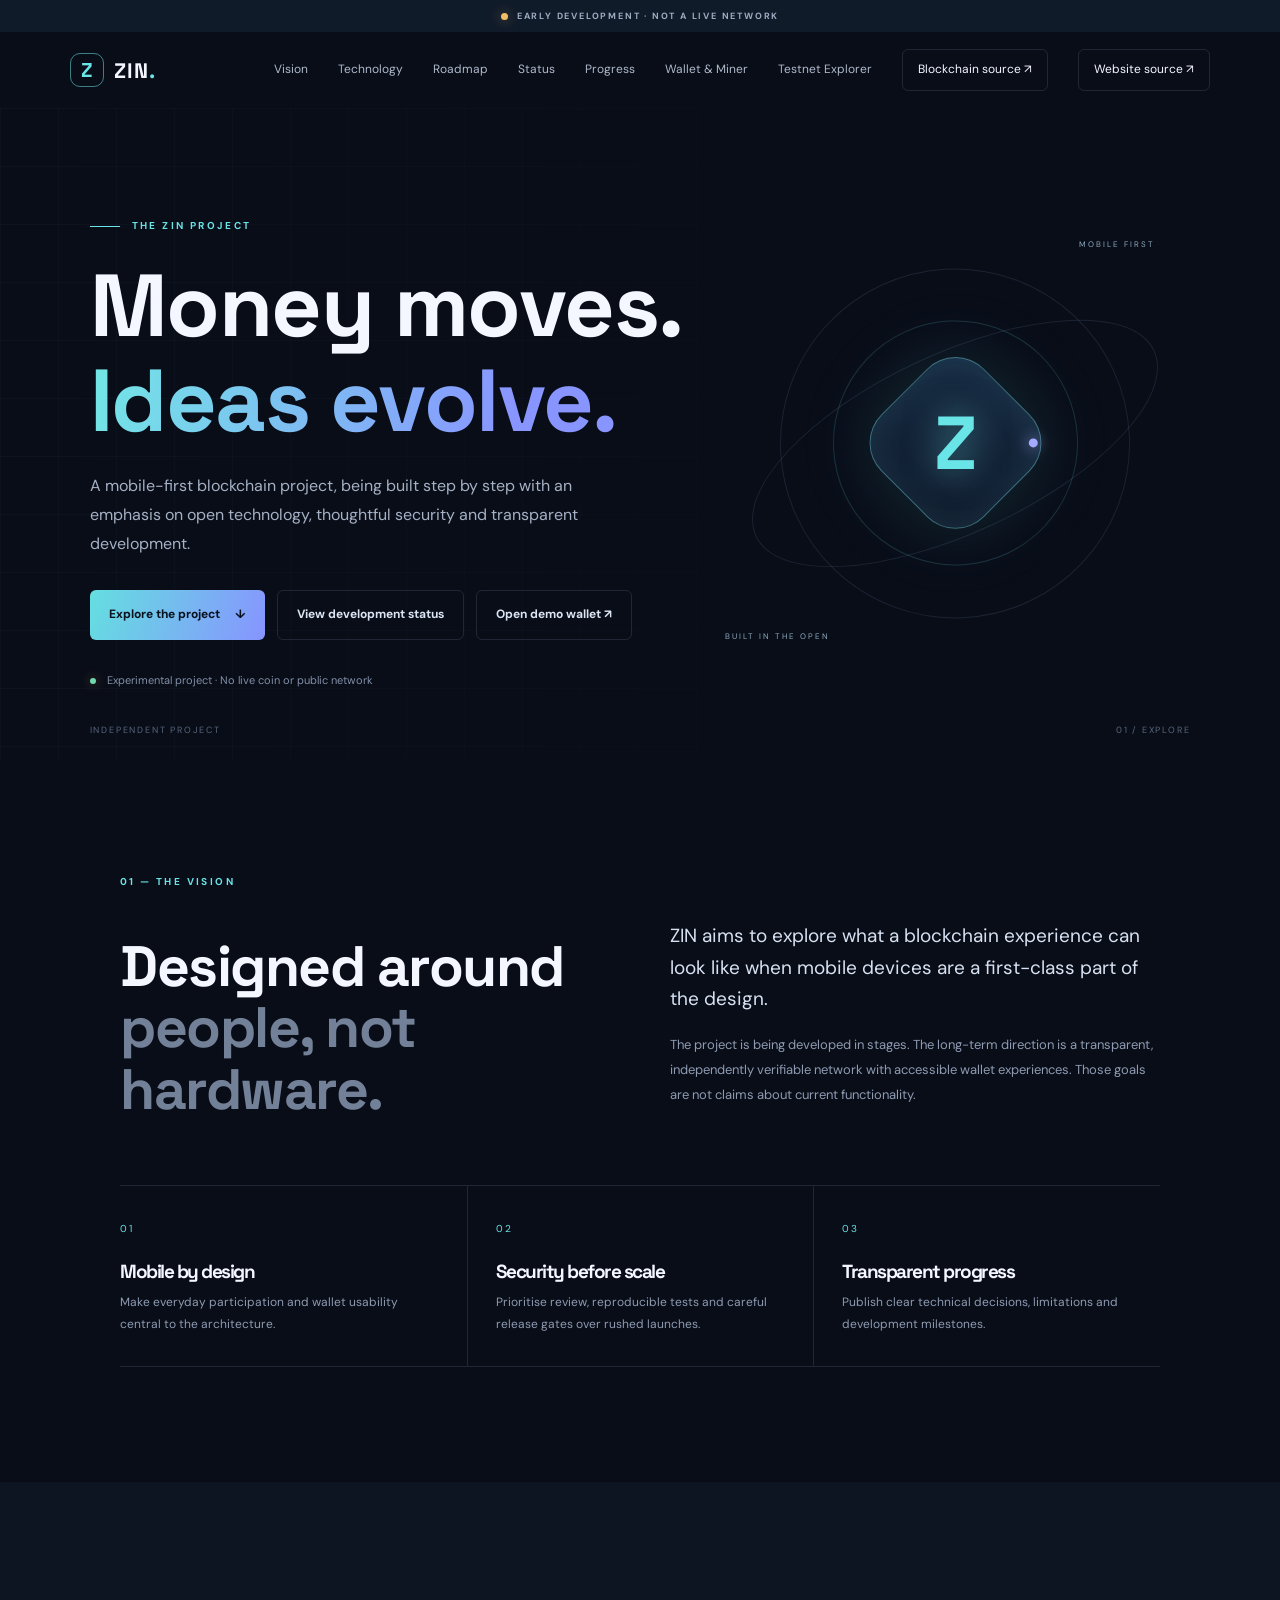
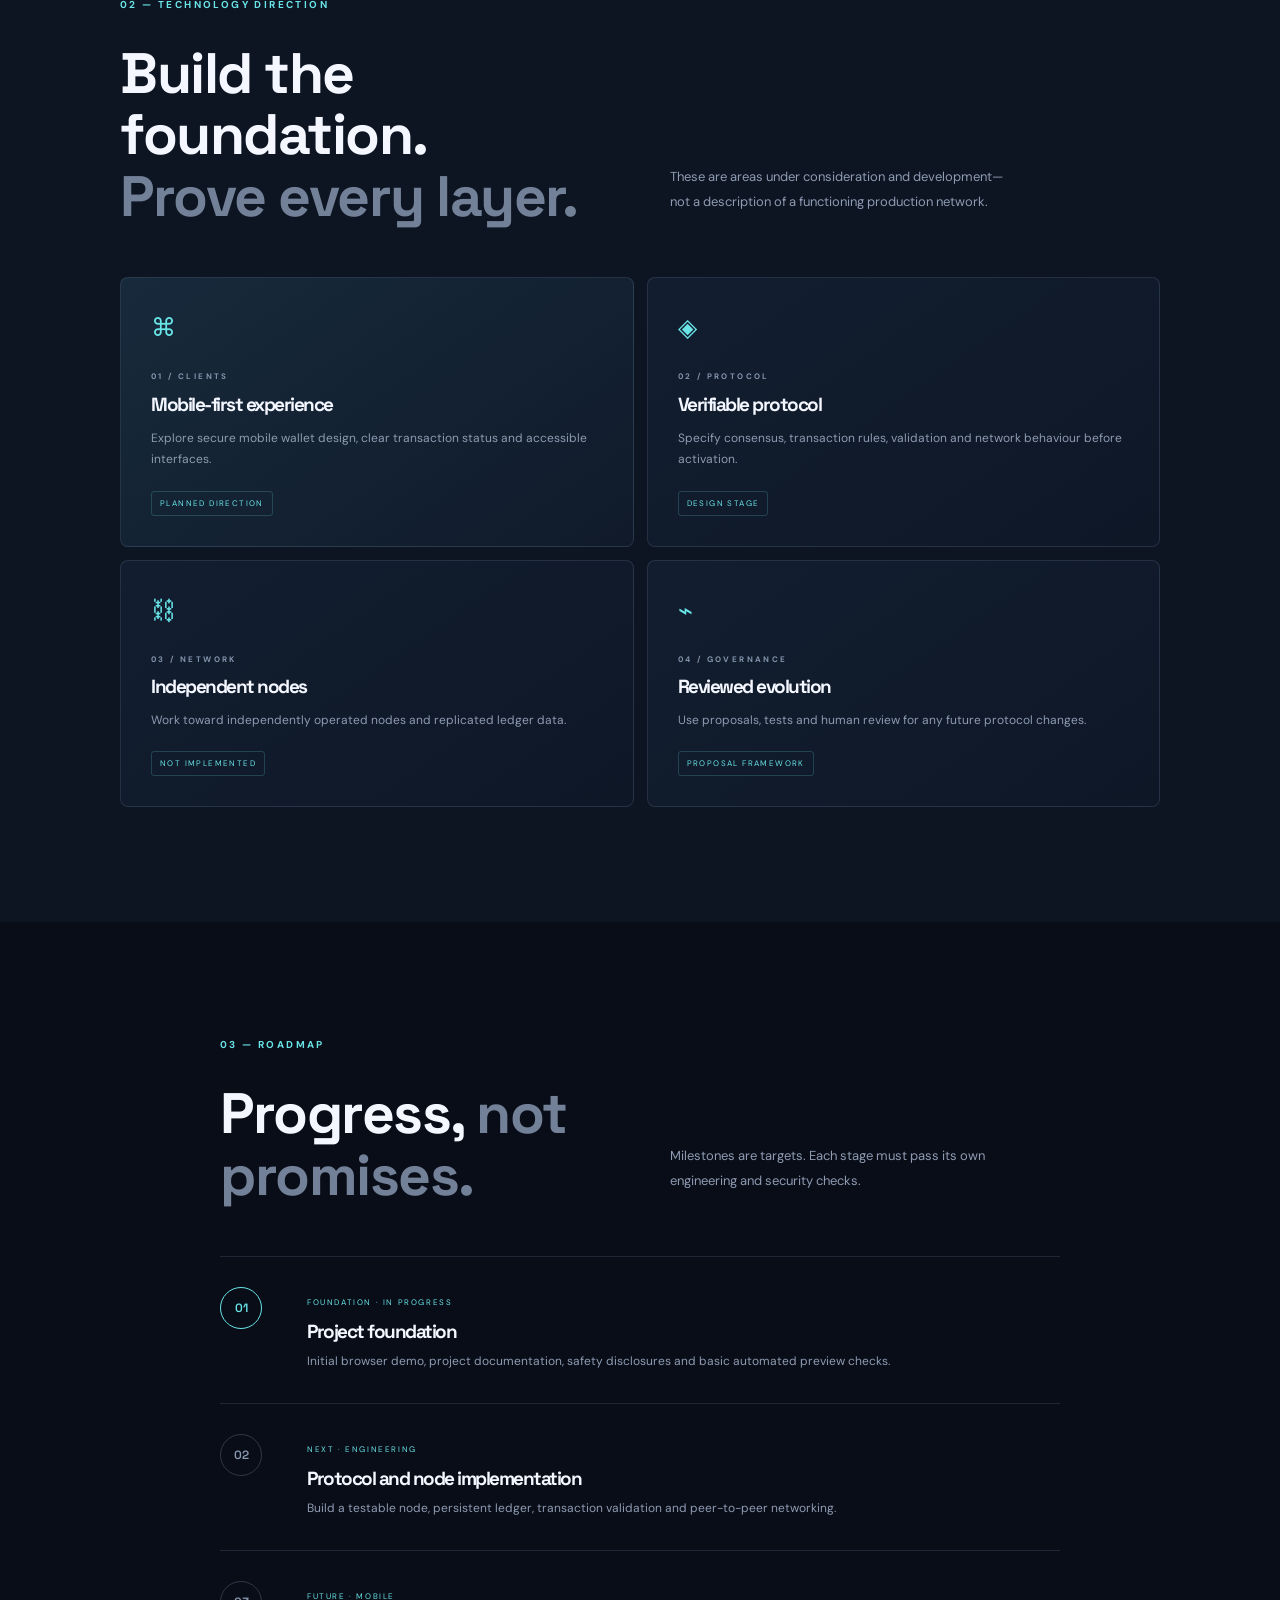
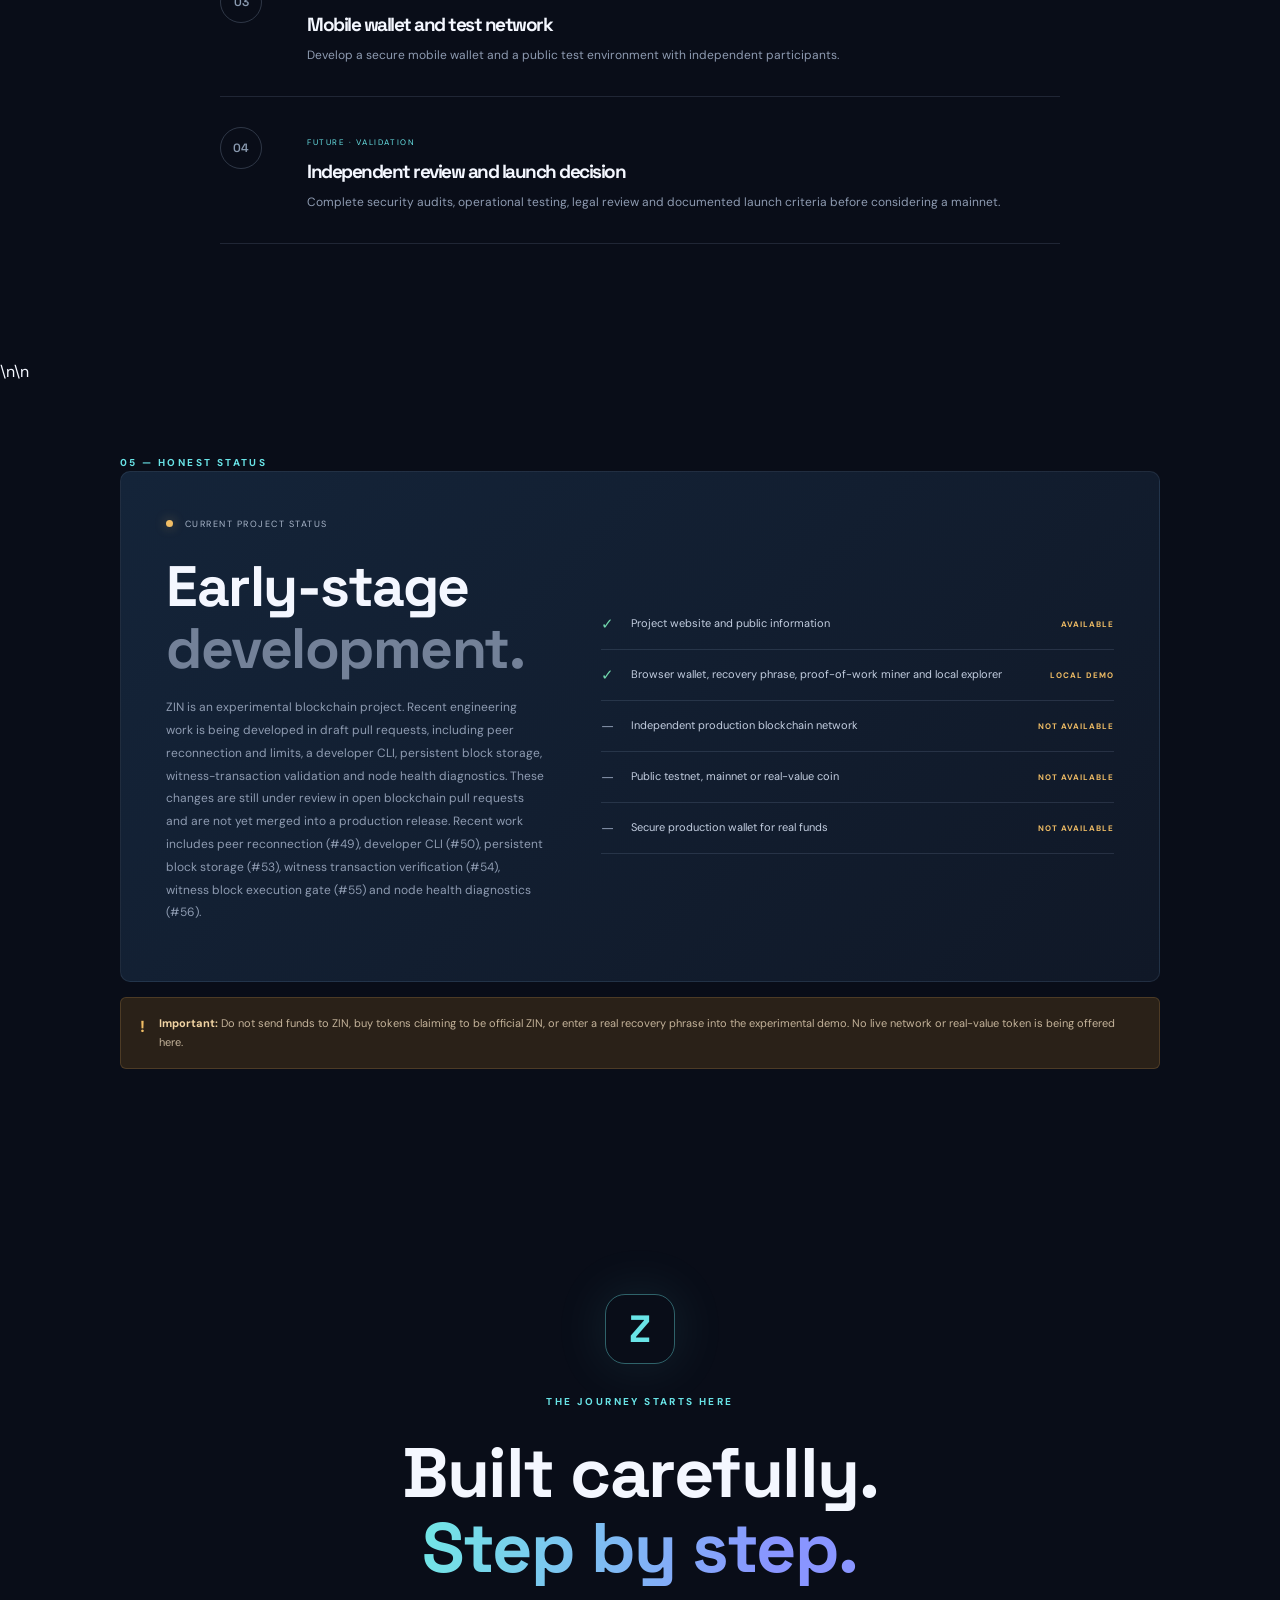
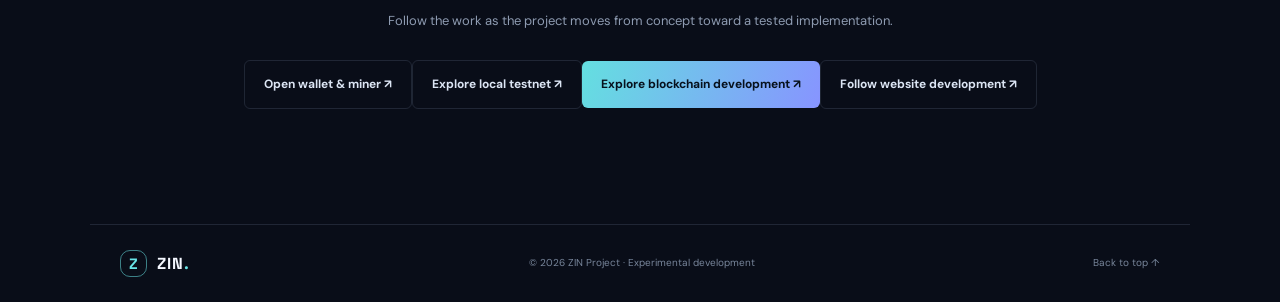
<file: index.html>
<!doctype html>
<html lang="en">
<head>
  <meta charset="utf-8">
  <meta name="viewport" content="width=device-width, initial-scale=1">
  <meta name="theme-color" content="#090d18">
  <meta name="description" content="ZIN is an experimental, mobile-first blockchain project. Explore its vision, proposed protocol direction, roadmap and development status.">
  <link rel="canonical" href="https://selvaganapathir.github.io/Zin-website/">
  <meta property="og:type" content="website">
  <meta property="og:site_name" content="ZIN Project">
  <meta property="og:title" content="ZIN — A mobile-first blockchain project">
  <meta property="og:description" content="Explore the vision, technical direction, roadmap and current development status of the experimental ZIN blockchain project.">
  <meta property="og:url" content="https://selvaganapathir.github.io/Zin-website/">
  <meta name="twitter:card" content="summary">
  <meta name="twitter:title" content="ZIN — A mobile-first blockchain project">
  <meta name="twitter:description" content="An experimental, mobile-first blockchain project built step by step with transparent development.">
  <script type="application/ld+json">
  {
    "@context": "https://schema.org",
    "@type": "WebSite",
    "name": "ZIN Project",
    "url": "https://selvaganapathir.github.io/Zin-website/",
    "description": "An experimental, mobile-first blockchain project. Explore its vision, technical direction, roadmap and development status."
  }
  </script>
  <title>ZIN — A mobile-first blockchain project</title>
  <link rel="icon" href="assets/favicon.svg" type="image/svg+xml">
  <link rel="preconnect" href="https://fonts.googleapis.com">
  <link rel="preconnect" href="https://fonts.gstatic.com" crossorigin>
  <link href="https://fonts.googleapis.com/css2?family=DM+Sans:wght@400;500;600;700&family=Space+Grotesk:wght@400;500;600;700&display=swap" rel="stylesheet">
  <link rel="stylesheet" href="styles.css">
</head>
<body>
  <div class="announcement"><span class="pulse"></span> EARLY DEVELOPMENT · NOT A LIVE NETWORK</div>
  <header class="site-header">
    <a class="brand" href="#home" aria-label="ZIN home"><span class="brand-mark">Z</span><span>ZIN<span class="brand-dot">.</span></span></a>
    <button class="menu-toggle" aria-label="Toggle navigation" aria-expanded="false">☰</button>
    <nav class="nav" aria-label="Main navigation">
      <a href="#vision">Vision</a><a href="#technology">Technology</a><a href="#roadmap">Roadmap</a><a href="#status">Status</a><a href="progress.html">Progress</a><a href="wallet.html">Wallet & Miner</a><a href="testnet.html">Testnet Explorer</a>
      <a class="nav-cta" href="https://github.com/selvaganapathir/zin-blockchain" target="_blank" rel="noopener">Blockchain source ↗</a><a class="nav-cta" href="https://github.com/selvaganapathir/Zin-website" target="_blank" rel="noopener">Website source ↗</a>
    </nav>
  </header>

  <main>
    <section class="hero" id="home">
      <div class="hero-grid"></div>
      <div class="hero-content">
        <div class="eyebrow"><span class="eyebrow-line"></span> THE ZIN PROJECT</div>
        <h1>Money moves.<br><span class="gradient-text">Ideas evolve.</span></h1>
        <p class="hero-copy">A mobile-first blockchain project, being built step by step with an emphasis on open technology, thoughtful security and transparent development.</p>
        <div class="hero-actions"><a class="button button-primary" href="#vision">Explore the project <span>↓</span></a><a class="button button-ghost" href="#status">View development status</a><a class="button button-ghost" href="wallet.html">Open demo wallet ↗</a></div>
        <div class="hero-note"><span class="status-dot"></span> Experimental project · No live coin or public network</div>
      </div>
      <div class="hero-art" aria-hidden="true">
        <div class="orbit orbit-one"></div><div class="orbit orbit-two"></div><div class="orbit orbit-three"></div>
        <div class="core"><span>Z</span><i></i></div>
        <div class="orbit-label label-top">MOBILE FIRST</div><div class="orbit-label label-bottom">BUILT IN THE OPEN</div>
      </div>
      <div class="hero-bottom"><span>INDEPENDENT PROJECT</span><span>01 / EXPLORE</span></div>
    </section>

    <section class="intro section" id="vision">
      <div class="section-kicker">01 — THE VISION</div>
      <div class="intro-layout"><h2>Designed around<br><span class="muted">people, not hardware.</span></h2><div><p class="lead">ZIN aims to explore what a blockchain experience can look like when mobile devices are a first-class part of the design.</p><p class="body-copy">The project is being developed in stages. The long-term direction is a transparent, independently verifiable network with accessible wallet experiences. Those goals are not claims about current functionality.</p></div></div>
      <div class="principles">
        <article class="principle"><span class="number">01</span><h3>Mobile by design</h3><p>Make everyday participation and wallet usability central to the architecture.</p></article>
        <article class="principle"><span class="number">02</span><h3>Security before scale</h3><p>Prioritise review, reproducible tests and careful release gates over rushed launches.</p></article>
        <article class="principle"><span class="number">03</span><h3>Transparent progress</h3><p>Publish clear technical decisions, limitations and development milestones.</p></article>
      </div>
    </section>

    <section class="technology section" id="technology">
      <div class="section-kicker">02 — TECHNOLOGY DIRECTION</div>
      <div class="section-heading"><h2>Build the foundation.<br><span class="muted">Prove every layer.</span></h2><p>These are areas under consideration and development—not a description of a functioning production network.</p></div>
      <div class="tech-grid">
        <article class="tech-card tech-feature"><div class="card-icon">⌘</div><div class="card-tag">01 / CLIENTS</div><h3>Mobile-first experience</h3><p>Explore secure mobile wallet design, clear transaction status and accessible interfaces.</p><span class="card-status">PLANNED DIRECTION</span></article>
        <article class="tech-card"><div class="card-icon">◈</div><div class="card-tag">02 / PROTOCOL</div><h3>Verifiable protocol</h3><p>Specify consensus, transaction rules, validation and network behaviour before activation.</p><span class="card-status">DESIGN STAGE</span></article>
        <article class="tech-card"><div class="card-icon">⛓</div><div class="card-tag">03 / NETWORK</div><h3>Independent nodes</h3><p>Work toward independently operated nodes and replicated ledger data.</p><span class="card-status">NOT IMPLEMENTED</span></article>
        <article class="tech-card"><div class="card-icon">⌁</div><div class="card-tag">04 / GOVERNANCE</div><h3>Reviewed evolution</h3><p>Use proposals, tests and human review for any future protocol changes.</p><span class="card-status">PROPOSAL FRAMEWORK</span></article>
      </div>
    </section>

    <section class="roadmap section" id="roadmap">
      <div class="section-kicker">03 — ROADMAP</div>
      <div class="section-heading"><h2>Progress, <span class="muted">not promises.</span></h2><p>Milestones are targets. Each stage must pass its own engineering and security checks.</p></div>
      <div class="timeline">
        <article class="milestone done"><div class="milestone-marker">01</div><div class="milestone-content"><span class="milestone-state">FOUNDATION · IN PROGRESS</span><h3>Project foundation</h3><p>Initial browser demo, project documentation, safety disclosures and basic automated preview checks.</p></div></article>
        <article class="milestone"><div class="milestone-marker">02</div><div class="milestone-content"><span class="milestone-state">NEXT · ENGINEERING</span><h3>Protocol and node implementation</h3><p>Build a testable node, persistent ledger, transaction validation and peer-to-peer networking.</p></div></article>
        <article class="milestone"><div class="milestone-marker">03</div><div class="milestone-content"><span class="milestone-state">FUTURE · MOBILE</span><h3>Mobile wallet and test network</h3><p>Develop a secure mobile wallet and a public test environment with independent participants.</p></div></article>
        <article class="milestone"><div class="milestone-marker">04</div><div class="milestone-content"><span class="milestone-state">FUTURE · VALIDATION</span><h3>Independent review and launch decision</h3><p>Complete security audits, operational testing, legal review and documented launch criteria before considering a mainnet.</p></div></article>
      </div>
    </section>\n\n    <section class="status-section section" id="status">
      <div class="section-kicker">05 — HONEST STATUS</div>
      <div class="status-panel"><div><div class="status-label"><span class="status-dot"></span> CURRENT PROJECT STATUS</div><h2>Early-stage<br><span class="muted">development.</span></h2><p>ZIN is an experimental blockchain project. Recent engineering work is being developed in draft pull requests, including peer reconnection and limits, a developer CLI, persistent block storage, witness-transaction validation and node health diagnostics. These changes are still under review in <a href="https://github.com/selvaganapathir/zin-blockchain/pulls" target="_blank" rel="noopener">open blockchain pull requests</a> and are not yet merged into a production release. Recent work includes <a href="https://github.com/selvaganapathir/zin-blockchain/pull/49">peer reconnection (#49)</a>, <a href="https://github.com/selvaganapathir/zin-blockchain/pull/50">developer CLI (#50)</a>, <a href="https://github.com/selvaganapathir/zin-blockchain/pull/53">persistent block storage (#53)</a>, <a href="https://github.com/selvaganapathir/zin-blockchain/pull/54">witness transaction verification (#54)</a>, <a href="https://github.com/selvaganapathir/zin-blockchain/pull/55">witness block execution gate (#55)</a> and <a href="https://github.com/selvaganapathir/zin-blockchain/pull/56">node health diagnostics (#56)</a>.</p></div><div class="status-list"><div><span class="status-icon yes">✓</span><span>Project website and public information</span><b>AVAILABLE</b></div><div><span class="status-icon yes">✓</span><span>Browser wallet, recovery phrase, proof-of-work miner and local explorer</span><b>LOCAL DEMO</b></div><div><span class="status-icon no">—</span><span>Independent production blockchain network</span><b>NOT AVAILABLE</b></div><div><span class="status-icon no">—</span><span>Public testnet, mainnet or real-value coin</span><b>NOT AVAILABLE</b></div><div><span class="status-icon no">—</span><span>Secure production wallet for real funds</span><b>NOT AVAILABLE</b></div></div></div>
      <div class="warning"><span>!</span><p><strong>Important:</strong> Do not send funds to ZIN, buy tokens claiming to be official ZIN, or enter a real recovery phrase into the experimental demo. No live network or real-value token is being offered here.</p></div>
    </section>

    <section class="closing section"><div class="closing-orb">Z</div><div class="section-kicker">THE JOURNEY STARTS HERE</div><h2>Built carefully.<br><span class="gradient-text">Step by step.</span></h2><p>Follow the work as the project moves from concept toward a tested implementation.</p><a class="button button-ghost" href="wallet.html">Open wallet & miner ↗</a><a class="button button-ghost" href="testnet.html">Explore local testnet ↗</a><a class="button button-primary" href="https://github.com/selvaganapathir/zin-blockchain" target="_blank" rel="noopener">Explore blockchain development ↗</a><a class="button button-ghost" href="https://github.com/selvaganapathir/Zin-website" target="_blank" rel="noopener">Follow website development ↗</a></section>
  </main>
  <footer class="footer"><a class="brand" href="#home"><span class="brand-mark">Z</span><span>ZIN<span class="brand-dot">.</span></span></a><span>© <span id="year"></span> ZIN Project · Experimental development</span><a href="#home">Back to top ↑</a></footer>
  <script src="script.js"></script>
</body>
</html>
</file>
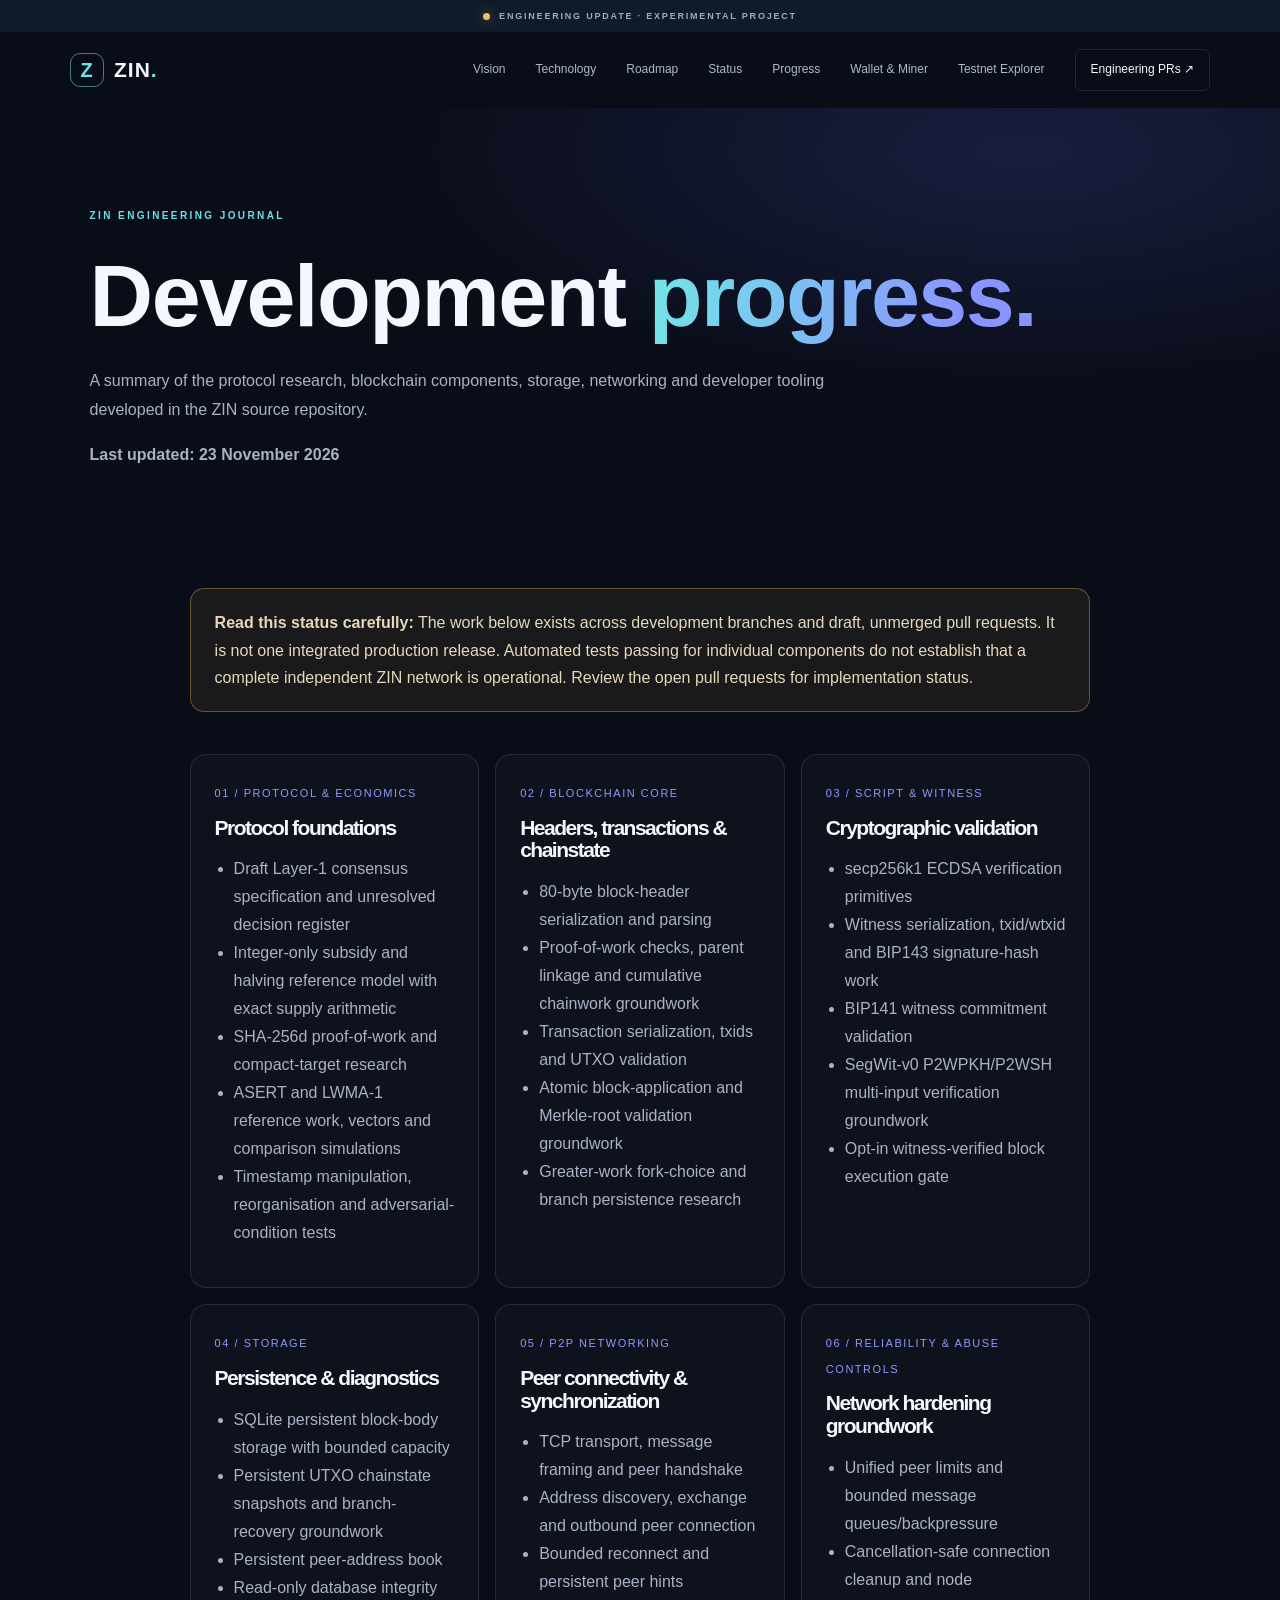
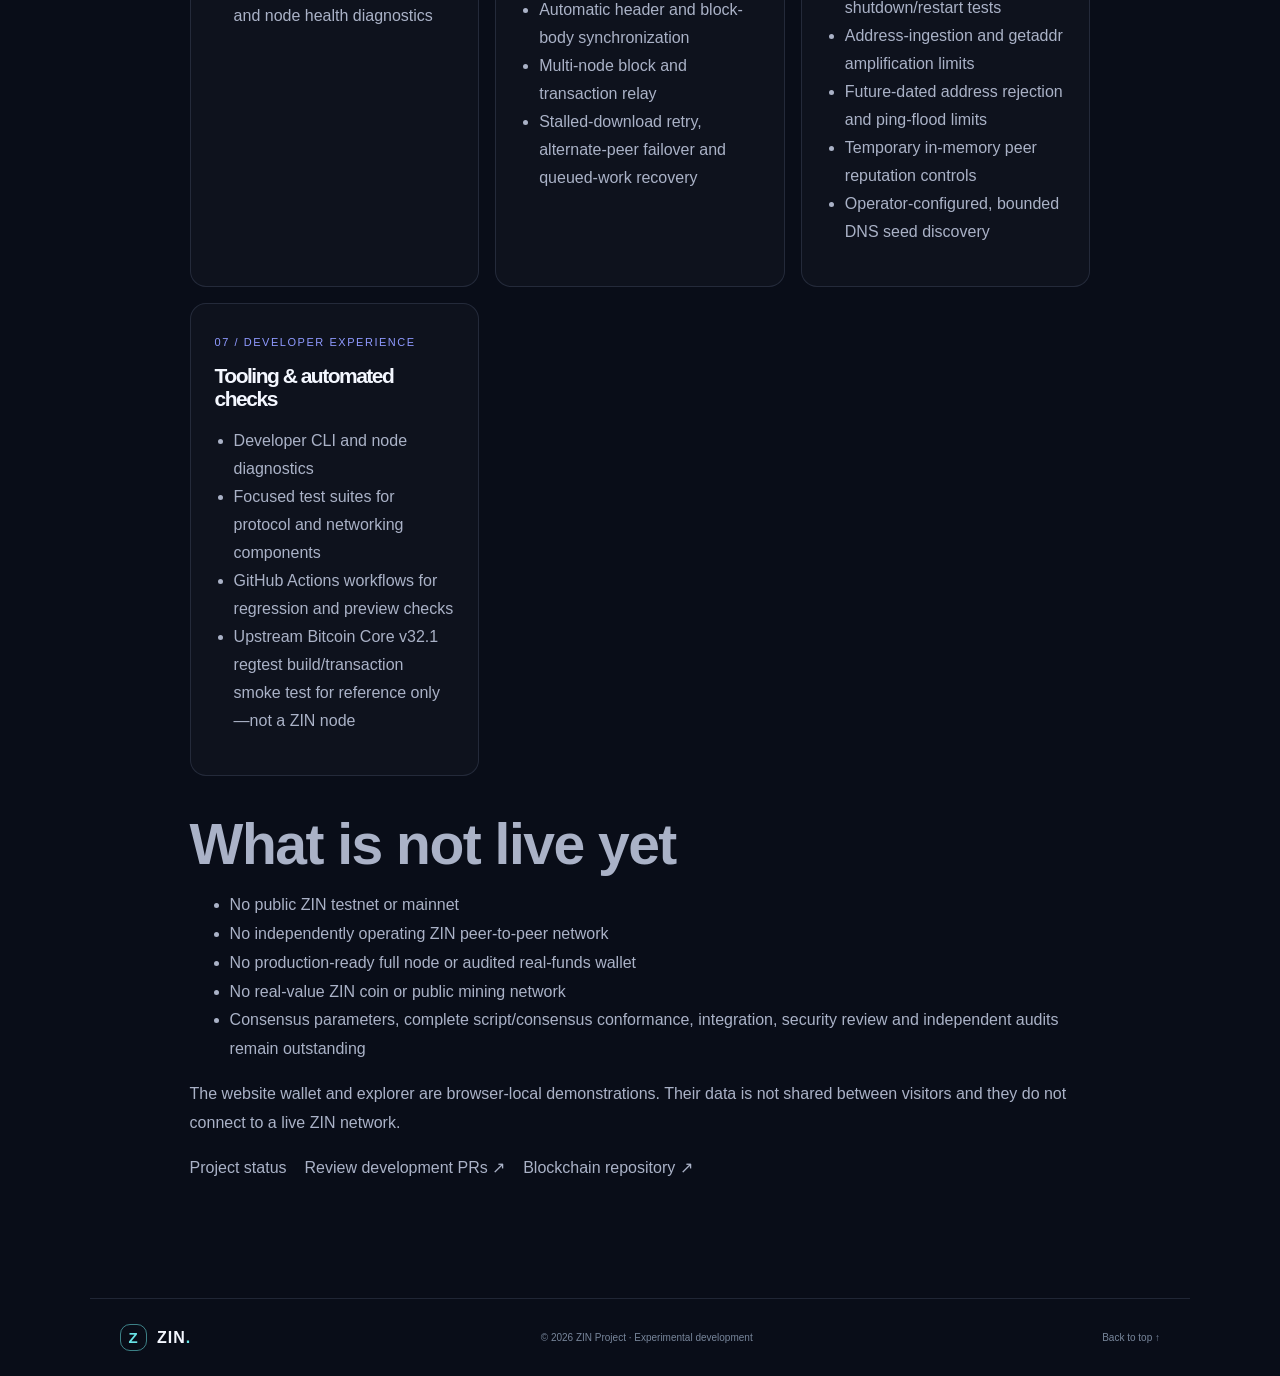
<file: progress.html>
<!doctype html>
<html lang="en">
<head>
  <meta charset="utf-8">
  <meta name="viewport" content="width=device-width, initial-scale=1">
  <meta name="theme-color" content="#090d18">
  <meta name="description" content="A transparent engineering progress report for the experimental ZIN blockchain project.">
  <title>ZIN — Development Progress</title>
  <link rel="icon" href="assets/favicon.svg" type="image/svg+xml">
  <link rel="stylesheet" href="styles.css">
  <style>
    .progress-hero{padding:100px 7vw 55px;background:radial-gradient(ellipse at 80% 10%,rgba(88,95,220,.2),transparent 45%)}
    .progress-wrap{max-width:1080px;margin:auto;padding:20px 7vw 100px}
    .progress-intro{max-width:760px;color:#aab2c7;line-height:1.8}
    .progress-notice{border:1px solid rgba(255,190,90,.35);background:rgba(255,190,90,.07);padding:20px 24px;border-radius:14px;margin:28px 0 42px;color:#e7d8b8;line-height:1.7}
    .progress-grid{display:grid;grid-template-columns:repeat(auto-fit,minmax(270px,1fr));gap:16px}
    .progress-card{border:1px solid rgba(150,165,210,.16);background:rgba(255,255,255,.025);border-radius:16px;padding:24px}
    .progress-card .tag{font-size:11px;letter-spacing:.14em;color:#8f9aff}
    .progress-card h2{font-size:21px;margin:12px 0}
    .progress-card ul{padding-left:19px;color:#aab2c7;line-height:1.75}
    .progress-foot{color:#aab2c7;line-height:1.8;margin-top:38px}
    .progress-links a{margin-right:18px}
    @media(max-width:600px){.progress-hero{padding-top:70px}.progress-card{padding:20px}}
  </style>
</head>
<body>
  <div class="announcement"><span class="pulse"></span> ENGINEERING UPDATE · EXPERIMENTAL PROJECT</div>
  <header class="site-header">
    <a class="brand" href="index.html"><span class="brand-mark">Z</span><span>ZIN<span class="brand-dot">.</span></span></a>
    <nav class="nav" aria-label="Main navigation">
      <a href="index.html#vision">Vision</a><a href="index.html#technology">Technology</a><a href="index.html#roadmap">Roadmap</a><a href="index.html#status">Status</a><a href="progress.html" aria-current="page">Progress</a><a href="wallet.html">Wallet & Miner</a><a href="testnet.html">Testnet Explorer</a>
      <a class="nav-cta" href="https://github.com/selvaganapathir/zin-blockchain/pulls" target="_blank" rel="noopener">Engineering PRs ↗</a>
    </nav>
  </header>
  <main>
    <section class="progress-hero">
      <div class="section-kicker">ZIN ENGINEERING JOURNAL</div>
      <h1>Development <span class="gradient-text">progress.</span></h1>
      <p class="progress-intro">A summary of the protocol research, blockchain components, storage, networking and developer tooling developed in the ZIN source repository.</p>
      <p class="progress-intro"><strong>Last updated: 23 November 2026</strong></p>
    </section>
    <section class="progress-wrap">
      <div class="progress-notice"><strong>Read this status carefully:</strong> The work below exists across development branches and draft, unmerged pull requests. It is not one integrated production release. Automated tests passing for individual components do not establish that a complete independent ZIN network is operational. Review the <a href="https://github.com/selvaganapathir/zin-blockchain/pulls" target="_blank" rel="noopener">open pull requests</a> for implementation status.</div>
      <div class="progress-grid">
        <article class="progress-card"><span class="tag">01 / PROTOCOL & ECONOMICS</span><h2>Protocol foundations</h2><ul><li>Draft Layer-1 consensus specification and unresolved decision register</li><li>Integer-only subsidy and halving reference model with exact supply arithmetic</li><li>SHA-256d proof-of-work and compact-target research</li><li>ASERT and LWMA-1 reference work, vectors and comparison simulations</li><li>Timestamp manipulation, reorganisation and adversarial-condition tests</li></ul></article>
        <article class="progress-card"><span class="tag">02 / BLOCKCHAIN CORE</span><h2>Headers, transactions & chainstate</h2><ul><li>80-byte block-header serialization and parsing</li><li>Proof-of-work checks, parent linkage and cumulative chainwork groundwork</li><li>Transaction serialization, txids and UTXO validation</li><li>Atomic block-application and Merkle-root validation groundwork</li><li>Greater-work fork-choice and branch persistence research</li></ul></article>
        <article class="progress-card"><span class="tag">03 / SCRIPT & WITNESS</span><h2>Cryptographic validation</h2><ul><li>secp256k1 ECDSA verification primitives</li><li>Witness serialization, txid/wtxid and BIP143 signature-hash work</li><li>BIP141 witness commitment validation</li><li>SegWit-v0 P2WPKH/P2WSH multi-input verification groundwork</li><li>Opt-in witness-verified block execution gate</li></ul></article>
        <article class="progress-card"><span class="tag">04 / STORAGE</span><h2>Persistence & diagnostics</h2><ul><li>SQLite persistent block-body storage with bounded capacity</li><li>Persistent UTXO chainstate snapshots and branch-recovery groundwork</li><li>Persistent peer-address book</li><li>Read-only database integrity and node health diagnostics</li></ul></article>
        <article class="progress-card"><span class="tag">05 / P2P NETWORKING</span><h2>Peer connectivity & synchronization</h2><ul><li>TCP transport, message framing and peer handshake</li><li>Address discovery, exchange and outbound peer connection</li><li>Bounded reconnect and persistent peer hints</li><li>Automatic header and block-body synchronization</li><li>Multi-node block and transaction relay</li><li>Stalled-download retry, alternate-peer failover and queued-work recovery</li></ul></article>
        <article class="progress-card"><span class="tag">06 / RELIABILITY & ABUSE CONTROLS</span><h2>Network hardening groundwork</h2><ul><li>Unified peer limits and bounded message queues/backpressure</li><li>Cancellation-safe connection cleanup and node shutdown/restart tests</li><li>Address-ingestion and getaddr amplification limits</li><li>Future-dated address rejection and ping-flood limits</li><li>Temporary in-memory peer reputation controls</li><li>Operator-configured, bounded DNS seed discovery</li></ul></article>
        <article class="progress-card"><span class="tag">07 / DEVELOPER EXPERIENCE</span><h2>Tooling & automated checks</h2><ul><li>Developer CLI and node diagnostics</li><li>Focused test suites for protocol and networking components</li><li>GitHub Actions workflows for regression and preview checks</li><li>Upstream Bitcoin Core v32.1 regtest build/transaction smoke test for reference only—not a ZIN node</li></ul></article>
      </div>
      <div class="progress-foot">
        <h2>What is not live yet</h2>
        <ul><li>No public ZIN testnet or mainnet</li><li>No independently operating ZIN peer-to-peer network</li><li>No production-ready full node or audited real-funds wallet</li><li>No real-value ZIN coin or public mining network</li><li>Consensus parameters, complete script/consensus conformance, integration, security review and independent audits remain outstanding</li></ul>
        <p>The website wallet and explorer are browser-local demonstrations. Their data is not shared between visitors and they do not connect to a live ZIN network.</p>
        <p class="progress-links"><a href="index.html#status">Project status</a><a href="https://github.com/selvaganapathir/zin-blockchain/pulls" target="_blank" rel="noopener">Review development PRs ↗</a><a href="https://github.com/selvaganapathir/zin-blockchain" target="_blank" rel="noopener">Blockchain repository ↗</a></p>
      </div>
    </section>
  </main>
  <footer class="footer"><a class="brand" href="index.html"><span class="brand-mark">Z</span><span>ZIN<span class="brand-dot">.</span></span></a><span>© <span id="year"></span> ZIN Project · Experimental development</span><a href="#">Back to top ↑</a></footer>
  <script src="script.js"></script>
</body>
</html>
</file>
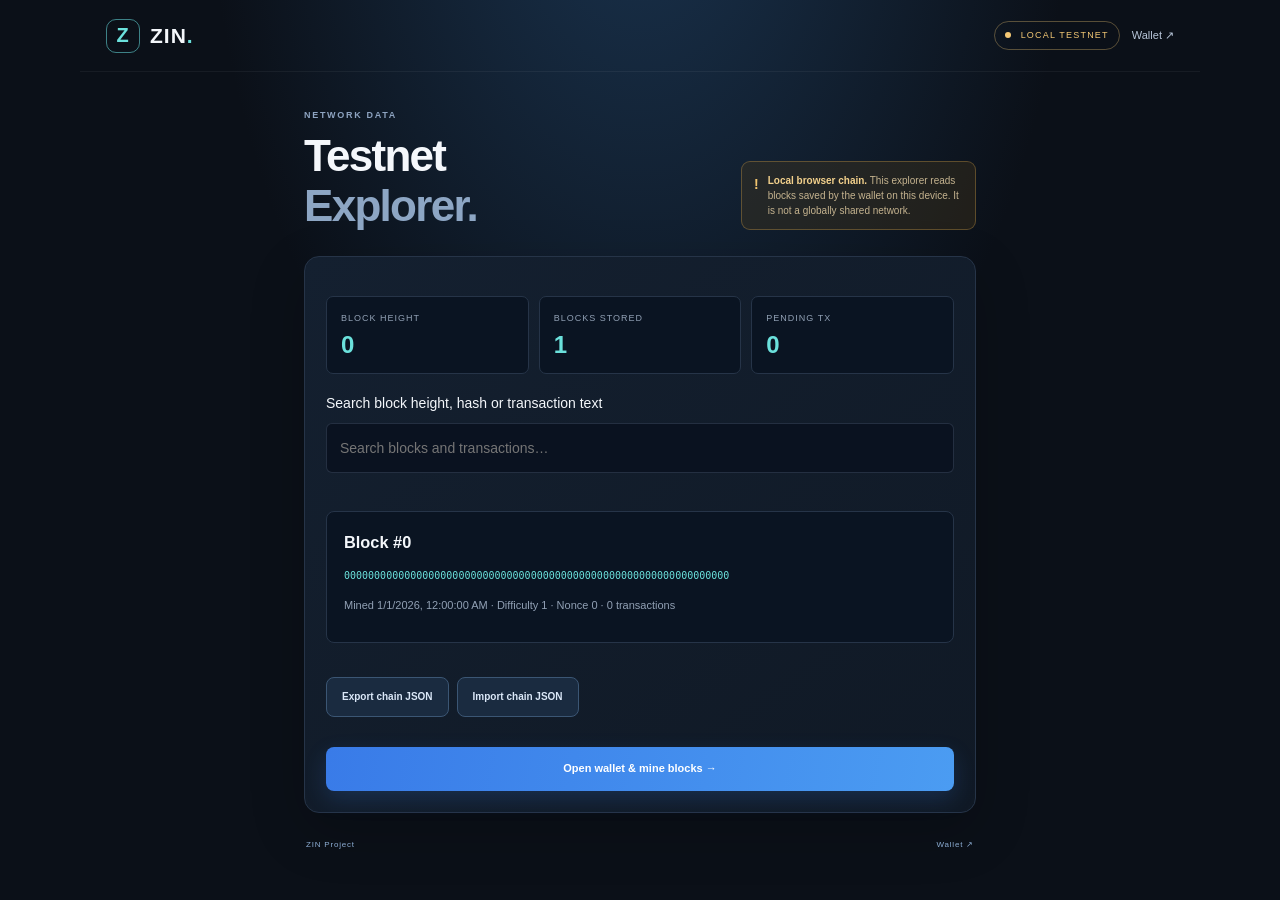
<file: testnet.html>
<!doctype html><html lang="en"><head><meta charset="utf-8"><meta name="viewport" content="width=device-width,initial-scale=1"><meta name="theme-color" content="#0b1018"><title>ZIN Testnet Explorer — Local Demo</title><link rel="stylesheet" href="wallet.css"><link rel="icon" href="assets/favicon.svg"><script src="testnet.js" defer></script></head><body><header class="wallet-header"><a class="brand" href="./"><span class="brand-mark">Z</span><span>ZIN<span class="brand-dot">.</span></span></a><div class="header-right"><span class="network-pill"><i></i> LOCAL TESTNET</span><a class="back-link" href="wallet.html">Wallet ↗</a></div></header><main class="app-shell"><section class="intro-row"><div><div class="eyebrow">NETWORK DATA</div><h1>Testnet<br><span>Explorer.</span></h1></div><div class="demo-alert"><span>!</span><p><strong>Local browser chain.</strong> This explorer reads blocks saved by the wallet on this device. It is not a globally shared network.</p></div></section><section class="panel"><div class="chain-stats"><div><small>BLOCK HEIGHT</small><b id="height">0</b></div><div><small>BLOCKS STORED</small><b id="count">1</b></div><div><small>PENDING TX</small><b id="pending">0</b></div></div><label for="search">Search block height, hash or transaction text</label><input id="search" type="search" placeholder="Search blocks and transactions…"><div id="results" class="block-list"></div><p id="empty" class="form-message hidden">No matching records.</p><button id="export" class="secondary-button" type="button">Export chain JSON</button><label class="secondary-button" for="import-file">Import chain JSON</label><input id="import-file" type="file" accept="application/json" hidden><p id="message" class="form-message" role="status"></p><a class="primary-button" href="wallet.html">Open wallet & mine blocks →</a></section><footer class="wallet-footer"><a href="./">ZIN Project</a><a href="wallet.html">Wallet ↗</a></footer></main></body></html>
</file>
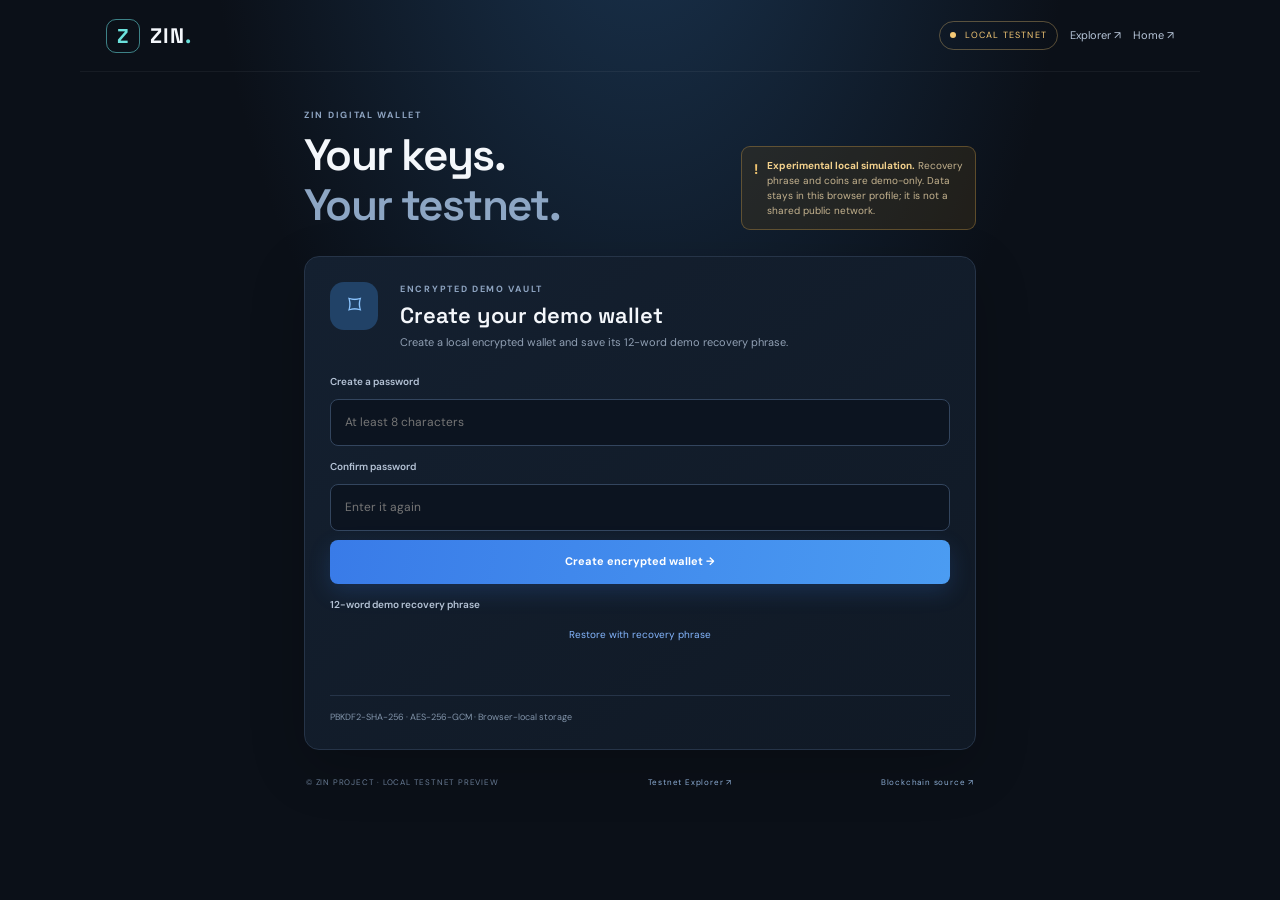
<file: wallet.html>
<!doctype html>
<html lang="en"><head><meta charset="utf-8"><meta name="viewport" content="width=device-width,initial-scale=1,viewport-fit=cover"><meta name="theme-color" content="#0b1018"><meta name="description" content="ZIN experimental demo wallet with recovery phrase, proof-of-work mining and a local testnet explorer."><title>ZIN Wallet & Miner — Testnet Demo</title><link rel="icon" href="assets/favicon.svg" type="image/svg+xml"><link rel="preconnect" href="https://fonts.googleapis.com"><link rel="preconnect" href="https://fonts.gstatic.com" crossorigin><link href="https://fonts.googleapis.com/css2?family=DM+Sans:wght@400;500;600;700&family=Space+Grotesk:wght@400;500;600;700&display=swap" rel="stylesheet"><link rel="stylesheet" href="wallet.css"><script src="wallet.js" defer></script></head>
<body><header class="wallet-header"><a class="brand" href="./"><span class="brand-mark">Z</span><span>ZIN<span class="brand-dot">.</span></span></a><div class="header-right"><span class="network-pill"><i></i> LOCAL TESTNET</span><a class="back-link" href="testnet.html">Explorer ↗</a><a class="back-link" href="./">Home ↗</a></div></header>
<main class="app-shell"><section class="intro-row"><div><div class="eyebrow">ZIN DIGITAL WALLET</div><h1>Your keys.<br><span>Your testnet.</span></h1></div><div class="demo-alert"><span>!</span><p><strong>Experimental local simulation.</strong> Recovery phrase and coins are demo-only. Data stays in this browser profile; it is not a shared public network.</p></div></section>
<section class="vault-gate card" id="vault-gate"><div class="gate-icon">⌑</div><div class="gate-copy"><div class="eyebrow">ENCRYPTED DEMO VAULT</div><h2 id="gate-title">Create your demo wallet</h2><p id="gate-description">Create a local encrypted wallet and save its 12-word demo recovery phrase.</p></div><form id="vault-form" class="vault-form"><label for="vault-password" id="password-label">Create a password</label><input id="vault-password" type="password" minlength="8" autocomplete="new-password" placeholder="At least 8 characters" required><label for="vault-confirm" id="confirm-label">Confirm password</label><input id="vault-confirm" type="password" minlength="8" autocomplete="new-password" placeholder="Enter it again" required><button class="primary-button" type="submit" id="vault-submit">Create encrypted wallet →</button><button class="text-button hidden" type="button" id="switch-vault-mode">I already have a vault · Unlock</button><label for="recovery-phrase" id="recovery-label">12-word demo recovery phrase</label><textarea id="recovery-phrase" class="hidden" rows="3" placeholder="Enter all 12 words in order"></textarea><button class="text-button" type="button" id="restore-wallet">Restore with recovery phrase</button><p class="form-message" id="vault-message" role="status" aria-live="polite"></p></form><div class="crypto-note">PBKDF2-SHA-256 · AES-256-GCM · Browser-local storage</div></section>
<section class="panel hidden" id="seed-backup"><div class="eyebrow">BACK UP YOUR DEMO RECOVERY PHRASE</div><h3>Write these 12 words down</h3><p>This custom ZIN demo phrase is not BIP-39 and cannot restore real cryptocurrency. Anyone with it can recreate this demo address.</p><code id="seed-phrase-display" class="seed-phrase"></code><button class="secondary-button" id="copy-seed" type="button">Copy recovery phrase</button><p id="seed-message" class="form-message" role="status"></p><button class="primary-button" id="seed-backup-done" type="button">I saved my phrase</button></section>
<section class="wallet-dashboard hidden" id="wallet-dashboard" aria-live="polite"><div class="dashboard-top"><div><span class="eyebrow">MY TESTNET WALLET</span><h2>Portfolio</h2></div><button class="lock-button" id="lock-wallet" type="button">♙ Lock wallet</button></div>
<article class="balance-card"><div class="balance-card-top"><span class="balance-label">TESTNET BALANCE</span><span class="coin-mark">Z</span></div><div class="balance-amount"><strong id="wallet-balance">1,000.00</strong><span>TEST ZIN</span></div><div class="balance-bottom"><span class="fake-change">● Local chain</span><span id="wallet-id-short">DEMO ACCOUNT</span></div></article>
<div class="action-grid"><button class="action-button active" data-tab="send" type="button"><span class="action-icon">↗</span><b>Send</b></button><button class="action-button" data-tab="receive" type="button"><span class="action-icon">↙</span><b>Receive</b></button><button class="action-button" data-tab="activity" type="button"><span class="action-icon">↻</span><b>Activity</b></button><button class="action-button" data-tab="mine" type="button"><span class="action-icon">⛏</span><b>Mine</b></button></div>
<section class="panel tab-panel" id="send-panel"><div class="panel-heading"><div><span class="eyebrow">TESTNET TRANSFER</span><h3>Send test ZIN</h3></div></div><form id="send-form" class="send-form"><label for="recipient">Recipient address or label</label><input id="recipient" maxlength="64" placeholder="ZIN-DEMO-… or a name" required><label for="amount">Amount</label><div class="amount-input"><input id="amount" type="number" min="0.01" max="1000000" step="0.01" placeholder="0.00" required><span>TEST ZIN</span></div><div class="available-line"><span>Available</span><b id="available-balance">1,000.00 TEST ZIN</b></div><button class="primary-button" type="submit">Queue testnet transfer →</button><p class="form-message" id="send-message" role="status" aria-live="polite">Transfers are added to this browser's pending pool.</p></form></section>
<section class="panel tab-panel hidden" id="receive-panel"><div class="panel-heading"><div><span class="eyebrow">YOUR DEMO IDENTIFIER</span><h3>Receive test ZIN</h3></div></div><p class="panel-description">Share this local demo address for testnet experiments. It cannot receive real cryptocurrency.</p><div class="receive-address"><span>DEMO ADDRESS</span><code id="receive-address">ZIN-DEMO-…</code></div><button class="secondary-button" id="copy-address" type="button">Copy address</button><button class="secondary-button" id="show-seed" type="button">Show recovery phrase</button><div id="seed-panel" class="hidden"><code id="seed-phrase-reveal" class="seed-phrase"></code><p class="form-message">Never enter a real wallet phrase here.</p></div><p class="form-message" id="receive-message" role="status"></p></section>
<section class="panel tab-panel hidden" id="activity-panel"><div class="panel-heading"><div><span class="eyebrow">WALLET HISTORY</span><h3>Activity</h3></div></div><div class="activity-list" id="activity-list"></div></section>
<section class="panel tab-panel hidden" id="mine-panel"><div class="panel-heading"><div><span class="eyebrow">PROOF OF WORK</span><h3>Mine a block</h3></div></div><div class="chain-stats"><div><small>HEIGHT</small><b id="chain-height">0</b></div><div><small>DIFFICULTY</small><b id="chain-difficulty">1</b></div><div><small>PENDING TX</small><b id="pending-count">0</b></div></div><label for="difficulty">Mining difficulty · leading zero hex characters</label><select id="difficulty"><option value="1">1 · Very easy</option><option value="2">2 · Easy</option><option value="3" selected>3 · Normal</option><option value="4">4 · Hard</option><option value="5">5 · Very hard</option></select><p class="form-message" id="mining-status" role="status">Ready to mine</p><div class="mining-actions"><button class="primary-button" id="start-mining" type="button">Start mining · reward 5 TEST ZIN</button><button class="secondary-button" id="stop-mining" type="button">Stop</button></div><h4>Latest blocks</h4><div id="wallet-block-list" class="block-list"></div><a id="chain-link" class="secondary-button" href="testnet.html">Open Testnet Explorer ↗</a></section>
<div class="security-row"><span>⌑</span><p><strong>Encrypted demo wallet</strong><br>Do not use real recovery phrases or funds. Reset removes this wallet only.</p><button id="reset-wallet" type="button">Reset</button></div></section>
<footer class="wallet-footer"><span>© ZIN PROJECT · LOCAL TESTNET PREVIEW</span><a href="testnet.html">Testnet Explorer ↗</a><a href="https://github.com/selvaganapathir/zin-blockchain" target="_blank" rel="noopener">Blockchain source ↗</a></footer></main>
<dialog class="confirm-dialog" id="reset-dialog"><form method="dialog"><span class="eyebrow">RESET DEMO VAULT</span><h3>Delete this local wallet?</h3><p>This removes the encrypted wallet stored in this browser. The local testnet chain remains available.</p><div class="dialog-actions"><button class="secondary-button" value="cancel">Cancel</button><button class="danger-button" id="confirm-reset" value="confirm">Delete wallet</button></div></form></dialog></body></html>
</file>
<file: styles.css>
:root{--bg:#090d18;--panel:#101827;--panel2:#131f31;--text:#f4f7ff;--muted:#8e9bb1;--line:rgba(172,193,226,.14);--cyan:#69e4e7;--blue:#7b8dff;--font:'DM Sans',sans-serif;--display:'Space Grotesk',sans-serif}*{box-sizing:border-box}html{scroll-behavior:smooth;scroll-padding-top:90px}body{margin:0;background:var(--bg);color:var(--text);font-family:var(--font);line-height:1.6}a{color:inherit;text-decoration:none}.announcement{height:32px;display:flex;justify-content:center;align-items:center;gap:9px;background:#101b2a;color:#9eacc2;font-size:9px;letter-spacing:1.8px;font-weight:700}.pulse,.status-dot{display:inline-block;width:7px;height:7px;border-radius:50%;background:#f0bd65;box-shadow:0 0 12px #f0bd6570}.site-header{height:76px;max-width:1200px;margin:auto;padding:0 30px;display:flex;align-items:center;justify-content:space-between;position:relative;z-index:5}.brand{display:flex;align-items:center;gap:10px;font:700 21px var(--display);letter-spacing:1px}.brand-mark{display:grid;place-items:center;width:34px;height:34px;border:1px solid #69e4e788;border-radius:10px;color:var(--cyan);font-size:20px}.brand-dot{color:var(--cyan)}.nav{display:flex;align-items:center;gap:30px;font-size:12px;color:#aeb9cb}.nav a:hover,.footer a:hover{color:var(--cyan)}.nav .nav-cta{border:1px solid var(--line);padding:10px 15px;border-radius:6px;color:var(--text)}.menu-toggle{display:none;background:none;border:0;color:white;font-size:24px}.hero{min-height:650px;max-width:1440px;margin:auto;padding:110px max(7vw,35px) 70px;position:relative;overflow:hidden;display:flex;align-items:center}.hero-grid{position:absolute;inset:0;background-image:linear-gradient(rgba(117,145,188,.045) 1px,transparent 1px),linear-gradient(90deg,rgba(117,145,188,.045) 1px,transparent 1px);background-size:58px 58px;mask-image:linear-gradient(to right,black,transparent 85%)}.hero-content{position:relative;z-index:2;max-width:610px}.eyebrow,.section-kicker,.card-tag{font-size:10px;letter-spacing:2.4px;font-weight:700;color:var(--cyan)}.eyebrow{display:flex;align-items:center;gap:12px}.eyebrow-line{width:30px;height:1px;background:var(--cyan)}h1,h2,h3,p{margin-top:0}h1,h2,h3{font-family:var(--display);line-height:1.08;letter-spacing:-1.5px}h1{font-size:clamp(54px,7vw,88px);margin:24px 0}.gradient-text{background:linear-gradient(100deg,#72e7e5,#8995ff 80%);-webkit-background-clip:text;background-clip:text;color:transparent}.hero-copy{max-width:510px;color:#a5b1c4;font-size:16px;line-height:1.8}.hero-actions{display:flex;gap:12px;flex-wrap:wrap;margin:32px 0}.button{display:inline-flex;align-items:center;gap:15px;padding:14px 19px;border-radius:6px;font-size:12px;font-weight:700;transition:.2s}.button-primary{background:linear-gradient(110deg,#64dfe0,#8794ff);color:#07111d}.button-primary:hover{transform:translateY(-2px);box-shadow:0 9px 30px #68e1e533}.button-ghost{border:1px solid var(--line);color:#dce5f4}.hero-note{color:#8290a7;font-size:11px}.hero-note .status-dot{width:6px;height:6px;margin-right:8px;background:#71d7ad}.hero-art{position:absolute;width:470px;height:470px;right:7%;top:50%;transform:translateY(-48%);display:grid;place-items:center}.orbit{position:absolute;border:1px solid #7e9ac326;border-radius:50%;transform:rotate(-25deg)}.orbit-one{width:440px;height:180px}.orbit-two{width:350px;height:350px}.orbit-three{width:245px;height:245px;border-color:#6ce1e52b}.core{width:145px;height:145px;border-radius:40px;display:grid;place-items:center;background:linear-gradient(145deg,#172b43,#101a2b);border:1px solid #79e6e766;box-shadow:0 0 80px #5adfe526,inset 0 0 35px #6bdce21b;transform:rotate(45deg)}.core span{font:700 75px var(--display);color:var(--cyan);transform:rotate(-45deg);text-shadow:0 0 35px #69e4e788}.core i{position:absolute;width:9px;height:9px;border-radius:50%;background:#a5aaff;right:12px;top:12px;box-shadow:0 0 15px #a5aaff}.orbit-label{position:absolute;font-size:8px;letter-spacing:2px;color:#8eabc0}.label-top{top:30px;right:35px}.label-bottom{bottom:35px;left:5px}.hero-bottom{position:absolute;bottom:22px;left:7%;right:7%;display:flex;justify-content:space-between;color:#58677e;font-size:9px;letter-spacing:1.8px}.section{max-width:1100px;margin:auto;padding:115px 30px}.intro-layout,.section-heading{display:grid;grid-template-columns:1fr 1fr;gap:60px;align-items:end;margin:30px 0 65px}h2{font-size:clamp(37px,5vw,57px);margin-bottom:0}.muted{color:#738198}.lead{font-size:19px;color:#d7e1f1;line-height:1.65}.body-copy,.section-heading p{font-size:13px;color:var(--muted);line-height:1.9}.principles{display:grid;grid-template-columns:repeat(3,1fr);border-top:1px solid var(--line);border-bottom:1px solid var(--line)}.principle{padding:28px 28px 30px 0}.principle+.principle{border-left:1px solid var(--line);padding-left:28px}.number{font-size:10px;color:var(--cyan);letter-spacing:2px}.principle h3,.tech-card h3,.milestone h3{font-size:19px;margin:22px 0 10px}.principle p,.tech-card p,.milestone p{font-size:12px;color:var(--muted);line-height:1.8;margin:0}.technology{max-width:none;background:#0d1422;padding-left:max(calc((100% - 1040px)/2),30px);padding-right:max(calc((100% - 1040px)/2),30px)}.tech-grid{display:grid;grid-template-columns:repeat(2,1fr);gap:13px}.tech-card{padding:30px;background:linear-gradient(145deg,#121e30,#0e1726);border:1px solid var(--line);border-radius:8px;min-height:225px}.tech-feature{background:linear-gradient(145deg,#172a3b,#101a2a)}.card-icon{font-size:25px;color:var(--cyan);margin-bottom:22px}.card-tag{font-size:8px;color:#8494ad}.tech-card h3{margin:12px 0}.card-status{display:inline-block;margin-top:20px;font-size:8px;letter-spacing:1.4px;color:var(--cyan);border:1px solid #69e4e733;padding:5px 8px;border-radius:3px}.roadmap{max-width:900px}.section-heading{margin-bottom:50px}.section-heading p{max-width:340px}.timeline{border-top:1px solid var(--line)}.milestone{display:grid;grid-template-columns:65px 1fr;gap:22px;padding:30px 0;border-bottom:1px solid var(--line)}.milestone-marker{width:42px;height:42px;border:1px solid #66758c66;border-radius:50%;display:grid;place-items:center;font:600 12px var(--display);color:#8a9ab0}.milestone.done .milestone-marker{border-color:#69e4e7;color:var(--cyan)}.milestone-state{font-size:8px;letter-spacing:1.6px;color:var(--cyan)}.milestone h3{margin:9px 0}.status-section{padding-top:70px}.status-panel{display:grid;grid-template-columns:.85fr 1.15fr;gap:55px;background:linear-gradient(135deg,#142439,#101827);border:1px solid #8aa5c222;border-radius:10px;padding:45px}.status-label{font-size:9px;letter-spacing:1.5px;color:#a9b6ca}.status-label .status-dot{background:#f0bd65;margin-right:8px}.status-panel h2{margin:25px 0 17px}.status-panel p{font-size:12px;color:var(--muted);line-height:1.9}.status-list{align-self:center}.status-list>div{display:grid;grid-template-columns:20px 1fr auto;align-items:center;gap:10px;padding:13px 0;border-bottom:1px solid var(--line);font-size:11px;color:#c3cee0}.status-list b{font-size:8px;letter-spacing:1px;color:#f0bd65}.status-icon{font-size:15px}.status-icon.yes{color:#71d7ad}.status-icon.no{color:#8290a7}.warning{display:flex;gap:14px;align-items:flex-start;margin-top:15px;padding:16px 19px;background:#2a2118;border:1px solid #d6a65b33;border-radius:6px}.warning>span{color:#f0bd65;font-weight:700}.warning p{font-size:11px;color:#c4b39a;margin:0;line-height:1.7}.warning strong{color:#f1d4a4}.closing{text-align:center;padding-top:110px;padding-bottom:115px;position:relative;overflow:hidden}.closing-orb{width:70px;height:70px;border:1px solid #69e4e766;border-radius:20px;display:grid;place-items:center;margin:0 auto 30px;font:700 38px var(--display);color:var(--cyan);box-shadow:0 0 55px #69e4e71c}.closing h2{font-size:clamp(45px,6vw,70px);margin:25px 0}.closing p{color:var(--muted);font-size:13px;margin-bottom:28px}.footer{border-top:1px solid var(--line);max-width:1100px;margin:auto;padding:25px 30px;display:flex;justify-content:space-between;align-items:center;color:#78869b;font-size:10px}.footer .brand{color:var(--text);font-size:16px}.footer .brand-mark{width:27px;height:27px;font-size:15px}
@media(max-width:800px){.hero{min-height:660px;padding-top:90px}.hero-art{right:-180px;opacity:.38}.hero-content{max-width:570px}.intro-layout,.section-heading{grid-template-columns:1fr;gap:20px}.section-heading{align-items:start}.section-heading p{margin:0}.status-panel{grid-template-columns:1fr;gap:25px}.section{padding-top:85px;padding-bottom:85px}}
@media(max-width:600px){.site-header{height:65px;padding:0 20px}.menu-toggle{display:block}.nav{display:none;position:absolute;top:64px;left:12px;right:12px;padding:20px;background:#111b2b;border:1px solid var(--line);border-radius:8px;flex-direction:column;align-items:stretch;gap:18px}.nav.open{display:flex}.nav .nav-cta{text-align:center}.hero{min-height:630px;padding:80px 23px 65px}.hero-art{right:-250px;top:58%;opacity:.25}.hero-content{max-width:100%}h1{font-size:57px}.hero-copy{font-size:14px}.hero-actions{gap:9px}.button{padding:13px 14px;font-size:11px}.hero-bottom{left:23px;right:23px}.section{padding:75px 22px}.intro-layout{margin-bottom:40px}.principles{grid-template-columns:1fr}.principle,.principle+.principle{padding:23px 0;border-left:0;border-bottom:1px solid var(--line)}.principle:last-child{border-bottom:0}.principle h3{margin:10px 0}.tech-grid{grid-template-columns:1fr}.tech-card{min-height:0;padding:25px}.technology{padding-left:22px;padding-right:22px}.milestone{grid-template-columns:45px 1fr;gap:12px}.milestone-marker{width:36px;height:36px}.status-panel{padding:26px 20px}.status-list>div{grid-template-columns:17px 1fr;gap:8px}.status-list b{grid-column:2}.footer{padding:22px;gap:15px;flex-wrap:wrap}.footer>span{order:3;width:100%}}
@media(prefers-reduced-motion:reduce){html{scroll-behavior:auto}*,*::before,*::after{transition:none!important}}
.wallet-section{max-width:900px}.wallet-shell{max-width:680px;margin:0 auto;background:linear-gradient(145deg,#142439,#0e1726);border:1px solid #69e4e733;border-radius:14px;padding:28px;box-shadow:0 24px 80px #0005}.wallet-top,.wallet-history-head,.wallet-address{display:flex;align-items:center;justify-content:space-between;gap:15px}.wallet-caption,.wallet-balance>span,.wallet-address span{font-size:9px;letter-spacing:1.7px;color:#8fa2bb;font-weight:700}.wallet-top h3,.wallet-history-head h3{font-size:20px;margin:6px 0 0}.demo-pill{font-size:8px;letter-spacing:1.3px;color:#f0bd65;border:1px solid #f0bd6555;padding:6px 9px;border-radius:30px}.wallet-balance{padding:26px 0;border-bottom:1px solid var(--line)}.wallet-balance strong{display:block;font:600 clamp(32px,7vw,48px) var(--display);margin-top:8px;color:#f4f7ff}.wallet-balance small{font:600 10px var(--font);letter-spacing:1px;color:var(--cyan)}.wallet-address{padding:18px 0;border-bottom:1px solid var(--line)}.wallet-address code{display:block;margin-top:7px;color:var(--cyan);font-size:12px;overflow-wrap:anywhere}.wallet-small-button{background:#1b2a40;color:#dce5f4;border:1px solid #8aa5c233;border-radius:5px;padding:9px 12px;font:600 10px var(--font);cursor:pointer}.wallet-small-button:hover{border-color:var(--cyan)}.wallet-send{display:grid;gap:9px;padding:23px 0}.wallet-send label{font-size:11px;color:#b9c6d9;margin-top:5px}.wallet-send input{width:100%;background:#0a1220;border:1px solid #8aa5c233;border-radius:6px;padding:13px;color:#fff;font:13px var(--font);outline:none}.wallet-send input:focus{border-color:var(--cyan)}.wallet-send-button{border:0;justify-content:center;cursor:pointer;margin-top:9px}.wallet-message{font-size:10px;color:#91a2b8;margin:3px 0 0;min-height:17px}.wallet-message.error{color:#ff9e9e}.wallet-message.success{color:#8de0b6}.wallet-history-head{padding-top:18px;border-top:1px solid var(--line)}.wallet-history{margin-top:12px}.wallet-empty{font-size:11px;color:#8998ae;padding:10px 0}.wallet-transaction{display:flex;justify-content:space-between;gap:12px;padding:13px 0;border-bottom:1px solid var(--line);font-size:11px}.wallet-transaction strong{display:block;color:#e4ebf7;font-weight:600}.wallet-transaction small{display:block;color:#8291a8;margin-top:4px}.wallet-transaction .amount{font-weight:700;color:#ffb0a4;white-space:nowrap}.wallet-warning{max-width:680px;margin:15px auto 0}
@media(max-width:600px){.wallet-shell{padding:21px 17px}.wallet-address{align-items:flex-start}.wallet-address code{font-size:10px}.wallet-balance strong{font-size:34px}}
</file>
<file: wallet.css>
:root{color-scheme:dark;--bg:#0b1018;--surface:#121b28;--surface2:#172334;--line:#263448;--text:#f4f7fb;--muted:#91a0b4;--blue:#4e8dff;--cyan:#6be1dc;--green:#65d6a0;--red:#ff8f91;--font:'DM Sans',sans-serif;--display:'Space Grotesk',sans-serif}*{box-sizing:border-box}body{margin:0;min-height:100vh;background:radial-gradient(ellipse at 50% -20%,#1a3450 0,transparent 48%),var(--bg);color:var(--text);font:14px/1.6 var(--font)}a{color:inherit;text-decoration:none}button,input{font:inherit}.hidden{display:none!important}.wallet-header{height:72px;max-width:1120px;padding:0 26px;margin:auto;display:flex;align-items:center;justify-content:space-between;border-bottom:1px solid #ffffff0d}.brand{display:flex;align-items:center;gap:10px;font:700 21px var(--display);letter-spacing:1px}.brand-mark{display:grid;place-items:center;width:34px;height:34px;border:1px solid #69e4e788;border-radius:10px;color:var(--cyan);font-size:20px}.brand-dot{color:var(--cyan)}.header-right{display:flex;align-items:center;gap:22px}.network-pill{font-size:9px;letter-spacing:1.2px;color:#f4c875;border:1px solid #f4c87555;padding:6px 10px;border-radius:30px}.network-pill i{display:inline-block;width:6px;height:6px;background:#f4c875;border-radius:50%;margin-right:6px}.back-link{font-size:11px;color:#b7c5d8}.app-shell{max-width:720px;margin:0 auto;padding:36px 24px 24px}.intro-row{display:flex;justify-content:space-between;align-items:flex-end;gap:24px;margin-bottom:26px}.eyebrow{font-size:9px;font-weight:700;letter-spacing:1.7px;color:#8ea4c1}.intro-row h1{font:600 clamp(30px,6vw,44px)/1.12 var(--display);letter-spacing:-1.7px;margin:9px 0 0}.intro-row h1 span{color:#8da6c4}.demo-alert{max-width:235px;display:flex;align-items:flex-start;gap:9px;background:#4d391a55;border:1px solid #d7a64c55;border-radius:9px;padding:11px 12px}.demo-alert>span{color:#f2c56f;font-weight:700}.demo-alert p{font-size:10px;line-height:1.5;color:#c5b38f;margin:0}.demo-alert strong{color:#f3d18c}.card,.panel{background:linear-gradient(145deg,#142030,#101925);border:1px solid var(--line);border-radius:15px;box-shadow:0 18px 55px #0003}.vault-gate{padding:25px;display:grid;grid-template-columns:54px 1fr;column-gap:16px;row-gap:18px}.gate-icon{width:48px;height:48px;border-radius:14px;display:grid;place-items:center;background:#214267;color:#8cc5ff;font-size:26px}.gate-copy h2{font:600 22px var(--display);margin:5px 0}.gate-copy p,.panel-description{font-size:11px;color:var(--muted);margin:0;max-width:460px}.vault-form{grid-column:1/-1;display:grid;gap:9px}.vault-form label,.send-form label{font-size:10px;font-weight:600;color:#b5c3d6;margin-top:4px}.vault-form input,.send-form input{width:100%;min-width:0;padding:13px 14px;border-radius:8px;border:1px solid #33455e;background:#0c1420;color:var(--text);outline:none;font-size:12px}.vault-form input:focus,.send-form input:focus{border-color:var(--blue);box-shadow:0 0 0 3px #4e8dff20}.primary-button{width:100%;display:flex;align-items:center;justify-content:center;gap:12px;border:0;border-radius:8px;padding:13px 16px;background:linear-gradient(100deg,#397be8,#4b9cf2);color:#fff;font-size:11px;font-weight:700;cursor:pointer;box-shadow:0 8px 22px #397be833}.primary-button:disabled{opacity:.55;cursor:wait}.text-button{border:0;background:none;color:#85b7ff;font-size:10px;cursor:pointer;padding:5px}.form-message{font-size:10px;color:#91a2b8;margin:2px 0;min-height:16px}.form-message.error{color:var(--red)}.form-message.success{color:var(--green)}.crypto-note{grid-column:1/-1;border-top:1px solid var(--line);padding-top:14px;font-size:9px;color:#8395ab}.crypto-note span{color:var(--cyan);margin-right:6px}.wallet-dashboard{display:grid;gap:17px}.dashboard-top{display:flex;justify-content:space-between;align-items:center}.dashboard-top h2{font:600 24px var(--display);margin:3px 0 0}.lock-button{background:#182536;color:#bdcbe0;border:1px solid #34465e;border-radius:7px;padding:8px 11px;font-size:10px;cursor:pointer}.balance-card{position:relative;overflow:hidden;border-radius:16px;padding:24px 25px;background:linear-gradient(115deg,#1b4c81,#1b6a8a 58%,#235b7a);box-shadow:0 18px 45px #0004}.balance-card:after{content:"";position:absolute;width:230px;height:230px;border:1px solid #ffffff20;border-radius:50%;right:-70px;top:-115px;box-shadow:0 0 0 24px #ffffff08,0 0 0 50px #ffffff06}.balance-card-top,.balance-bottom{display:flex;align-items:center;justify-content:space-between}.balance-label{font-size:9px;letter-spacing:1.4px;color:#d1e6f6}.coin-mark{width:35px;height:35px;border-radius:50%;display:grid;place-items:center;border:1px solid #ffffff70;background:#ffffff18;font:700 18px var(--display)}.balance-amount{display:flex;align-items:baseline;gap:10px;margin:22px 0 18px}.balance-amount strong{font:600 clamp(34px,8vw,48px)/1 var(--display);letter-spacing:-1.5px}.balance-amount>span{font-size:9px;letter-spacing:1px;color:#c6e5f6}.balance-bottom{border-top:1px solid #ffffff2a;padding-top:13px;font-size:9px;color:#d0e6f2}.fake-change{color:#a9f3d0}.action-grid{display:grid;grid-template-columns:repeat(4,minmax(0,1fr));gap:10px}.action-button{display:flex;flex-direction:column;align-items:center;gap:7px;padding:13px 8px;border-radius:10px;background:#131f2e;border:1px solid #293a50;color:#b5c5d8;cursor:pointer}.action-button.active{background:#18345a;border-color:#4b8ee7;color:#fff}.action-icon{width:32px;height:32px;border-radius:50%;display:grid;place-items:center;background:#263c56;color:#8fc4ff;font-size:17px}.action-button b{font-size:10px}.panel{padding:21px}.panel-heading{display:flex;justify-content:space-between;align-items:center;margin-bottom:17px}.panel-heading h3{font:600 20px var(--display);margin:3px 0 0}.panel-symbol{width:34px;height:34px;border-radius:10px;background:#1c3552;color:#8dc5ff;display:grid;place-items:center;font-size:17px}.send-form{display:grid;gap:9px}.amount-input{position:relative}.amount-input input{padding-right:100px}.amount-input>span{position:absolute;right:13px;top:50%;transform:translateY(-50%);font-size:9px;color:#8fa3bc}.available-line{display:flex;justify-content:space-between;color:#8598b1;font-size:10px;padding:3px 0 8px}.available-line b{color:#cbd8e8}.panel-description{margin:-7px 0 16px}.receive-address{padding:15px;background:#0b1420;border:1px dashed #47617f;border-radius:8px;margin:12px 0}.receive-address span{display:block;font-size:8px;letter-spacing:1.4px;color:#8399b4}.receive-address code{display:block;color:#80dcd8;font-size:12px;margin-top:8px;overflow-wrap:anywhere}.secondary-button{border:1px solid #3b5674;background:#1a2b40;color:#dbe8f8;border-radius:8px;padding:11px 15px;font-size:10px;font-weight:600;cursor:pointer}.activity-list{display:grid}.activity-item{display:flex;justify-content:space-between;align-items:center;gap:12px;padding:13px 0;border-bottom:1px solid var(--line)}.activity-left{display:flex;align-items:center;gap:11px;min-width:0}.activity-icon{width:34px;height:34px;border-radius:50%;display:grid;place-items:center;background:#402d35;color:#ffb0a5}.activity-copy{min-width:0}.activity-copy b{display:block;font-size:11px;color:#e1eaf5;overflow-wrap:anywhere}.activity-copy small{display:block;font-size:9px;color:#8193a9;margin-top:3px}.activity-amount{font-size:10px;color:#ffb2a8;white-space:nowrap;font-weight:700}.empty-state{text-align:center;padding:24px 10px;color:#8294aa}.empty-state>span{font-size:24px;color:#6f8aa9}.empty-state b{display:block;font-size:11px;color:#cbd8e8}.empty-state p{font-size:10px;margin:4px 0}.security-row{display:flex;align-items:center;gap:11px;padding:13px 15px;background:#101c29;border:1px solid #27394e;border-radius:9px}.security-row>span{color:var(--cyan);font-size:19px}.security-row p{flex:1;font-size:9px;color:#8799b0;margin:0}.security-row p strong{color:#c7d6e7}.security-row button{border:0;background:none;color:#ff9b9b;font-size:9px;cursor:pointer}.wallet-footer{display:flex;justify-content:space-between;gap:12px;padding:26px 2px 8px;color:#687b94;font-size:8px;letter-spacing:.8px}.wallet-footer a{color:#8daed5}.confirm-dialog{width:min(420px,calc(100% - 30px));background:#142030;color:var(--text);border:1px solid #3a4d65;border-radius:13px;padding:24px;box-shadow:0 20px 70px #000a}.confirm-dialog::backdrop{background:#0009;backdrop-filter:blur(4px)}.confirm-dialog h3{font:600 21px var(--display);margin:8px 0}.confirm-dialog p{font-size:11px;color:var(--muted)}.dialog-actions{display:flex;justify-content:flex-end;gap:9px;margin-top:20px}.danger-button{border:0;border-radius:8px;padding:11px 14px;background:#a33d48;color:white;font-size:10px;font-weight:700;cursor:pointer}
@media(max-width:600px){.wallet-header{height:62px;padding:0 17px}.header-right{gap:12px}.back-link{font-size:10px}.app-shell{padding:25px 15px 18px}.intro-row{display:block}.intro-row h1{font-size:34px}.demo-alert{max-width:none;margin-top:16px}.vault-gate{padding:19px;grid-template-columns:42px 1fr;gap:13px}.gate-icon{width:40px;height:40px}.gate-copy h2{font-size:19px}.balance-card{padding:20px}.panel{padding:17px}.wallet-footer{font-size:7px}.security-row{padding:11px}.network-pill{font-size:8px;padding:5px 7px}}

.seed-phrase{display:block;padding:16px;margin:14px 0;background:#08111e;border:1px solid #69e4e755;border-radius:8px;color:#8ee7e5;line-height:2;overflow-wrap:anywhere;white-space:normal;font-size:14px}.chain-stats{display:grid;grid-template-columns:repeat(3,1fr);gap:10px;margin:18px 0}.chain-stats>div{padding:14px;background:#0a1422;border:1px solid var(--line);border-radius:7px}.chain-stats small{display:block;color:var(--muted);font-size:9px;letter-spacing:1px}.chain-stats b{display:block;font:600 24px var(--display);margin-top:6px;color:var(--cyan)}#difficulty,.panel input[type=search]{width:100%;padding:13px;background:#0a1220;border:1px solid #8aa5c233;border-radius:6px;color:#fff;margin:8px 0 14px}.mining-actions{display:flex;gap:10px;flex-wrap:wrap;margin:12px 0}.block-list{display:grid;gap:9px;margin:12px 0}.block-row{display:grid;grid-template-columns:55px 1fr auto;gap:9px;align-items:center;padding:12px;background:#0a1422;border:1px solid var(--line);border-radius:6px;font-size:11px}.block-row span,.explorer-block code{color:var(--cyan);overflow-wrap:anywhere}.block-row small{color:var(--muted)}.explorer-block{padding:17px;margin:12px 0;background:#0a1422;border:1px solid var(--line);border-radius:8px}.explorer-block h3{margin:0 0 8px}.explorer-block p{font-size:11px;color:var(--muted);overflow-wrap:anywhere}.explorer-block .tx-line{padding-top:8px;border-top:1px solid var(--line)}.explorer-block code{font-size:10px}.panel>.primary-button,.panel>.secondary-button{display:inline-flex;margin:10px 8px 0 0;cursor:pointer}.wallet-header .header-right{display:flex;align-items:center;gap:12px;flex-wrap:wrap}.hidden{display:none!important}@media(max-width:600px){.chain-stats{gap:6px}.chain-stats>div{padding:10px}.chain-stats b{font-size:19px}.block-row{grid-template-columns:45px 1fr}.block-row small{grid-column:2}.wallet-header .header-right{gap:7px}.network-pill{font-size:8px}.back-link{font-size:10px}}
</file>
